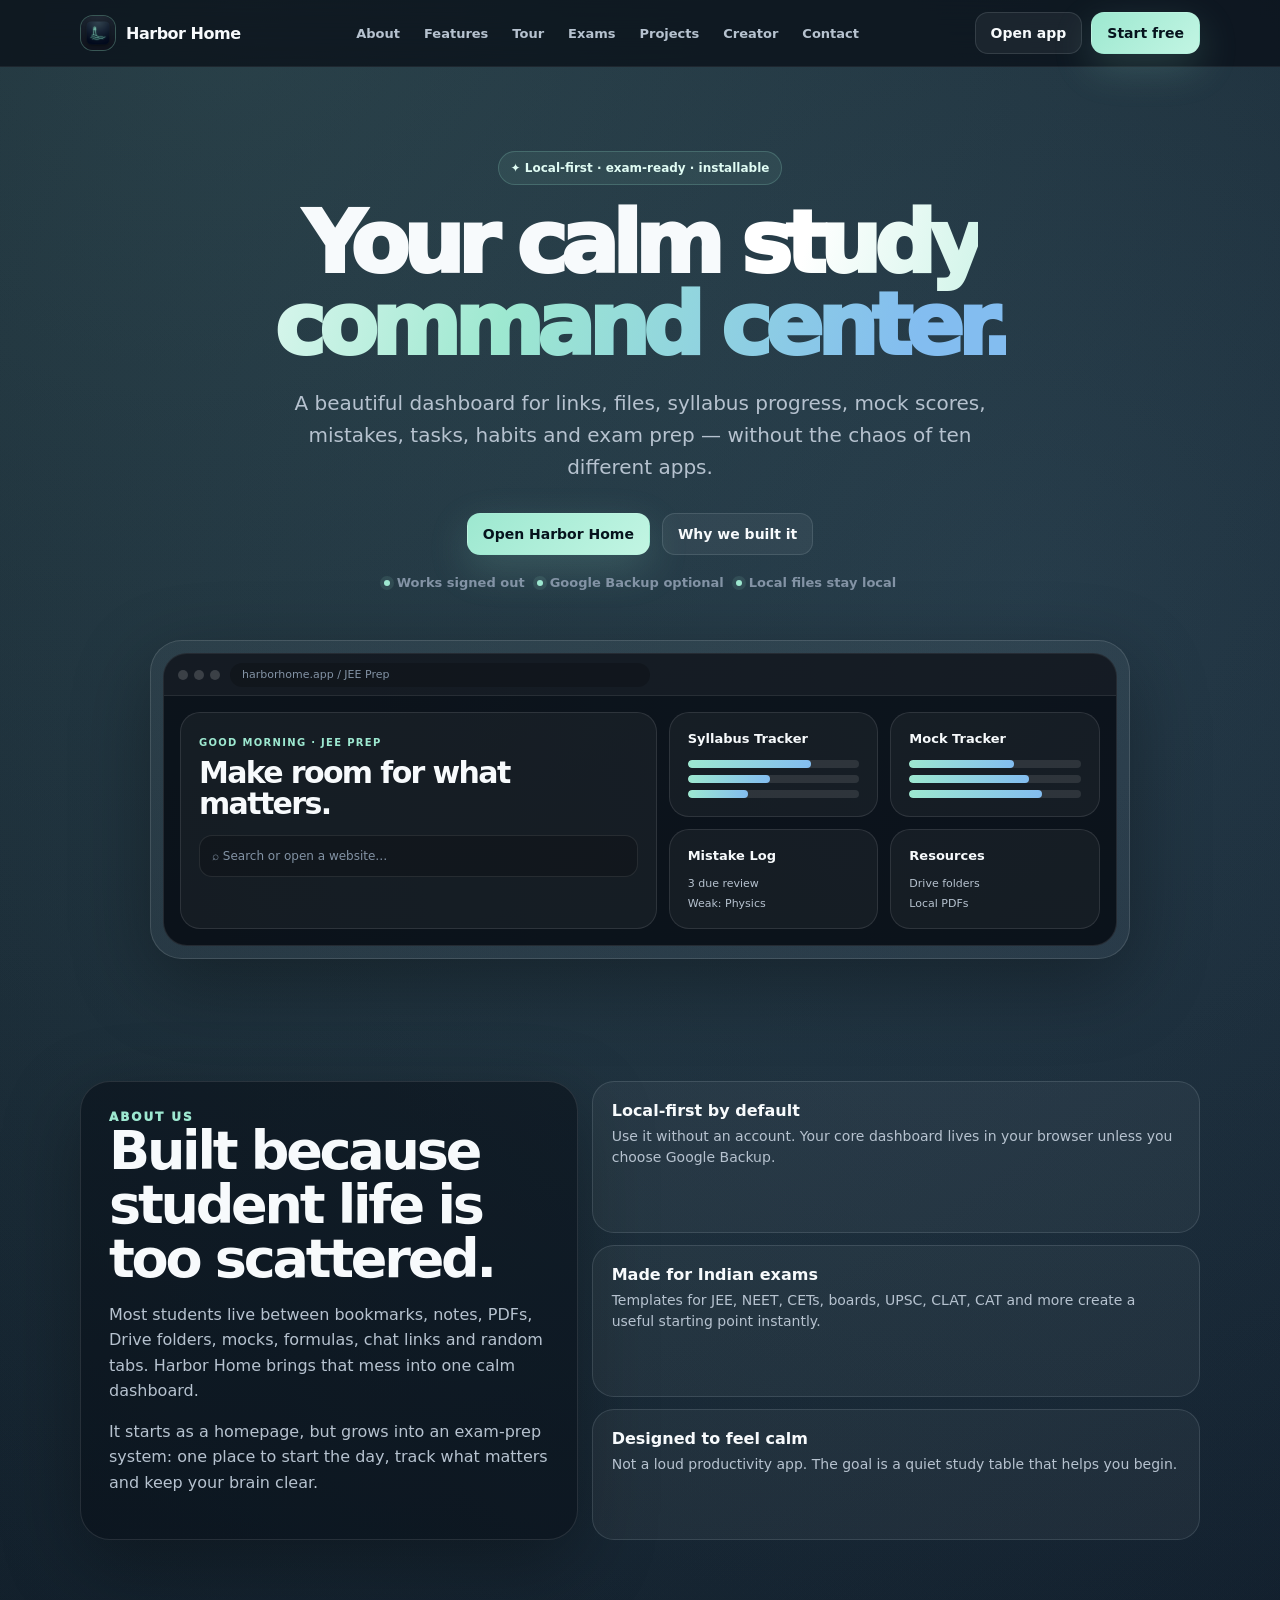
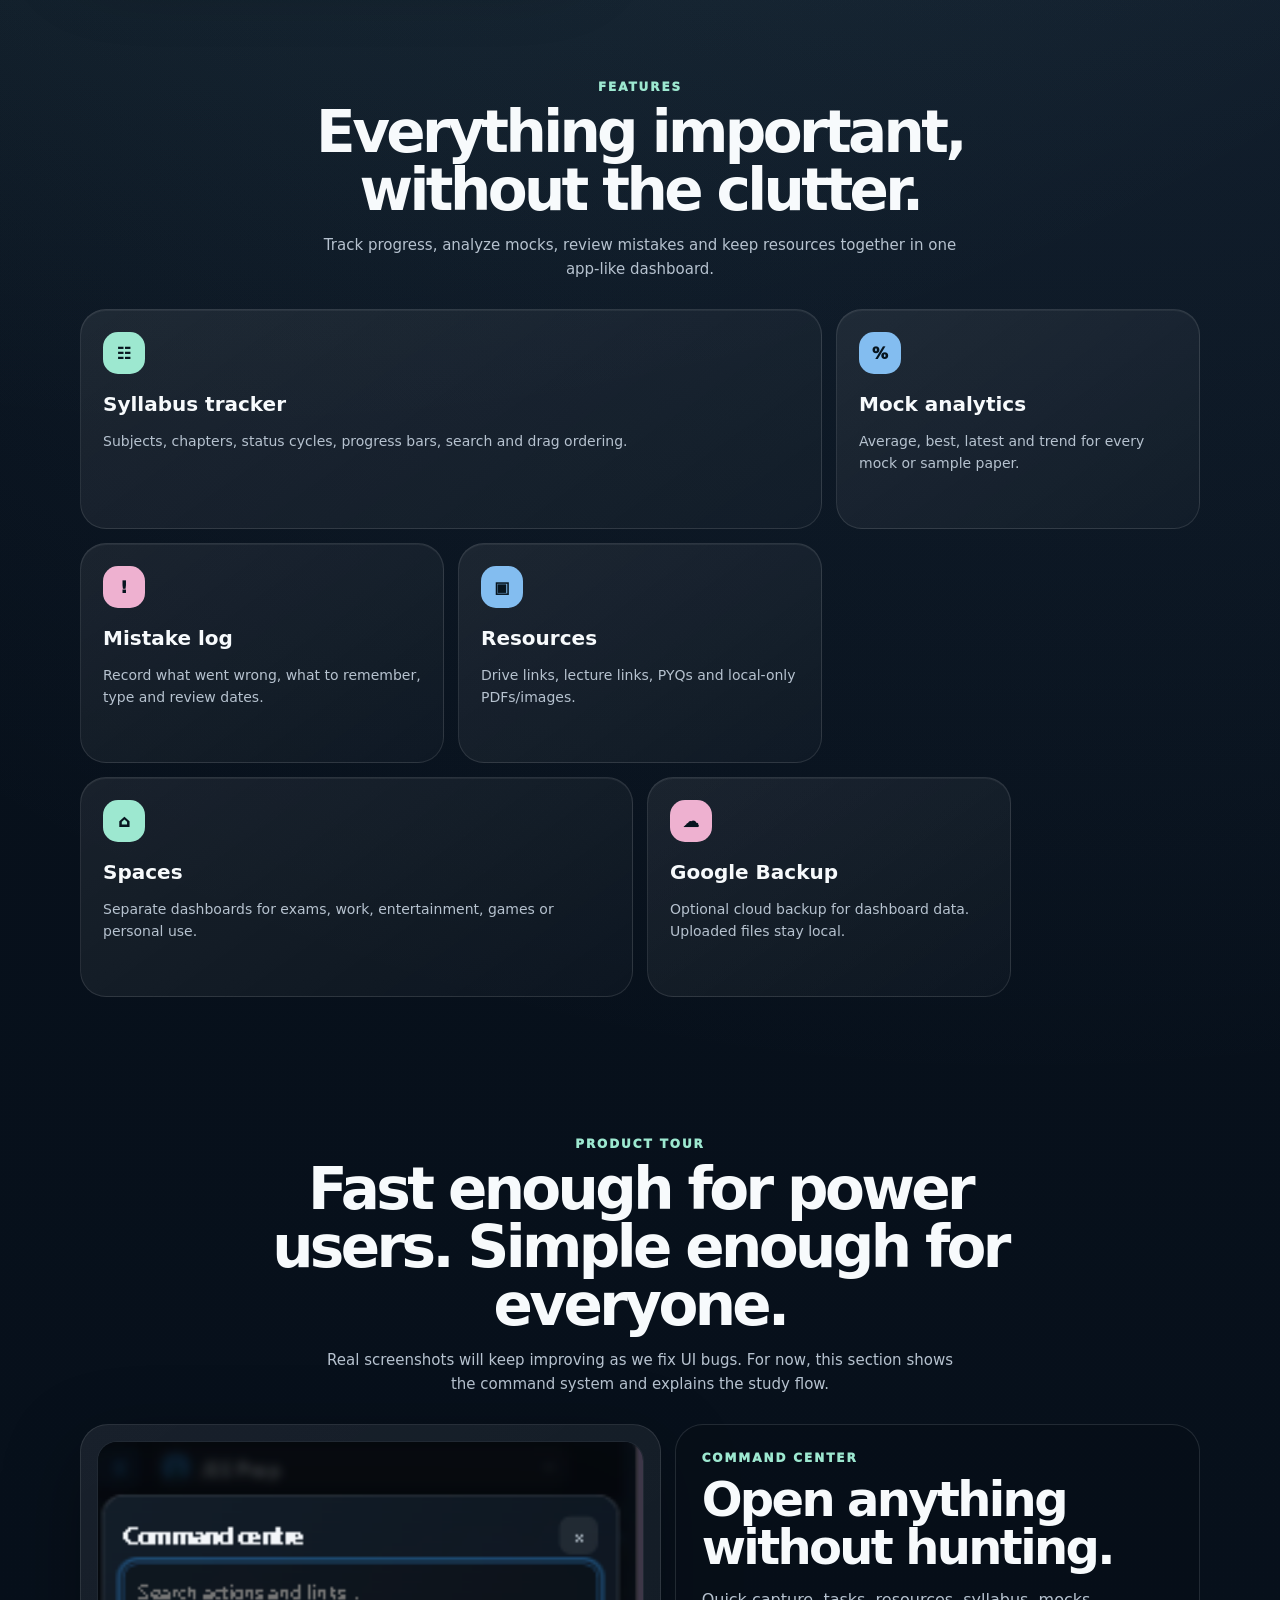
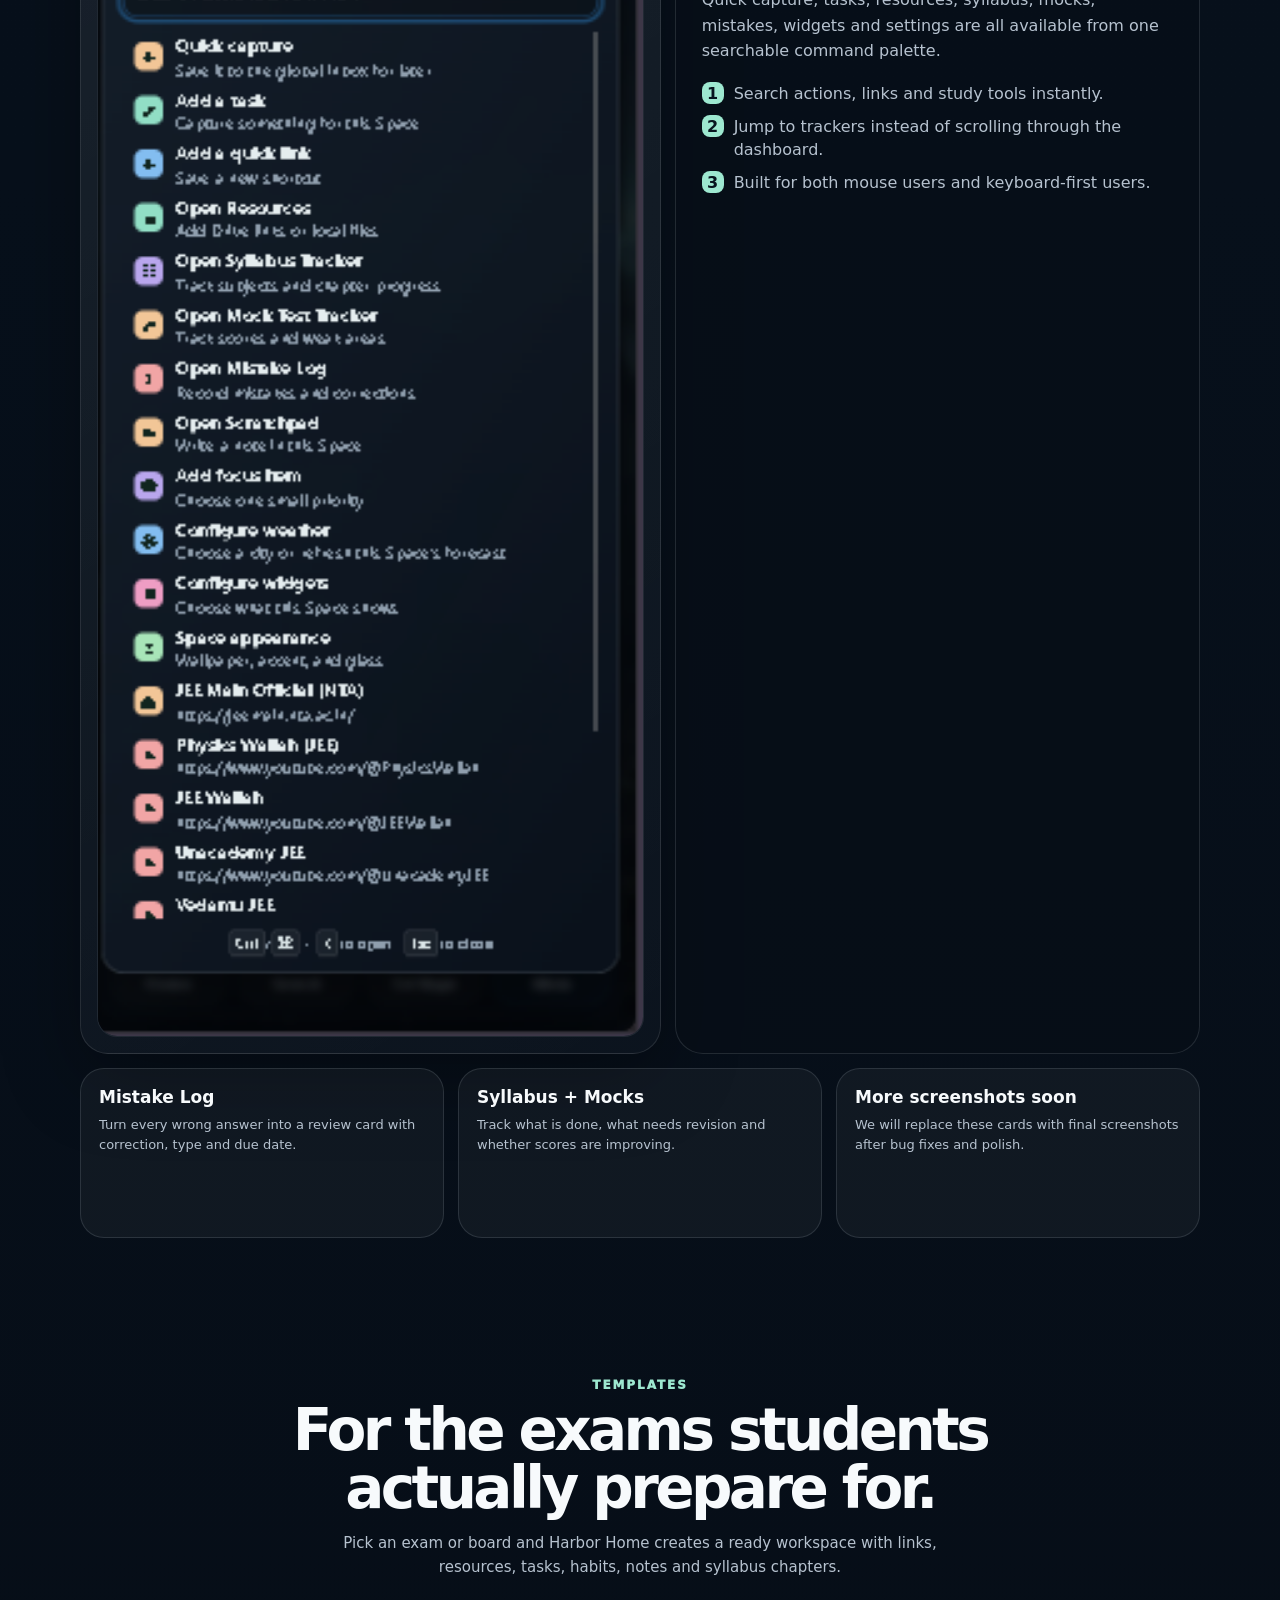
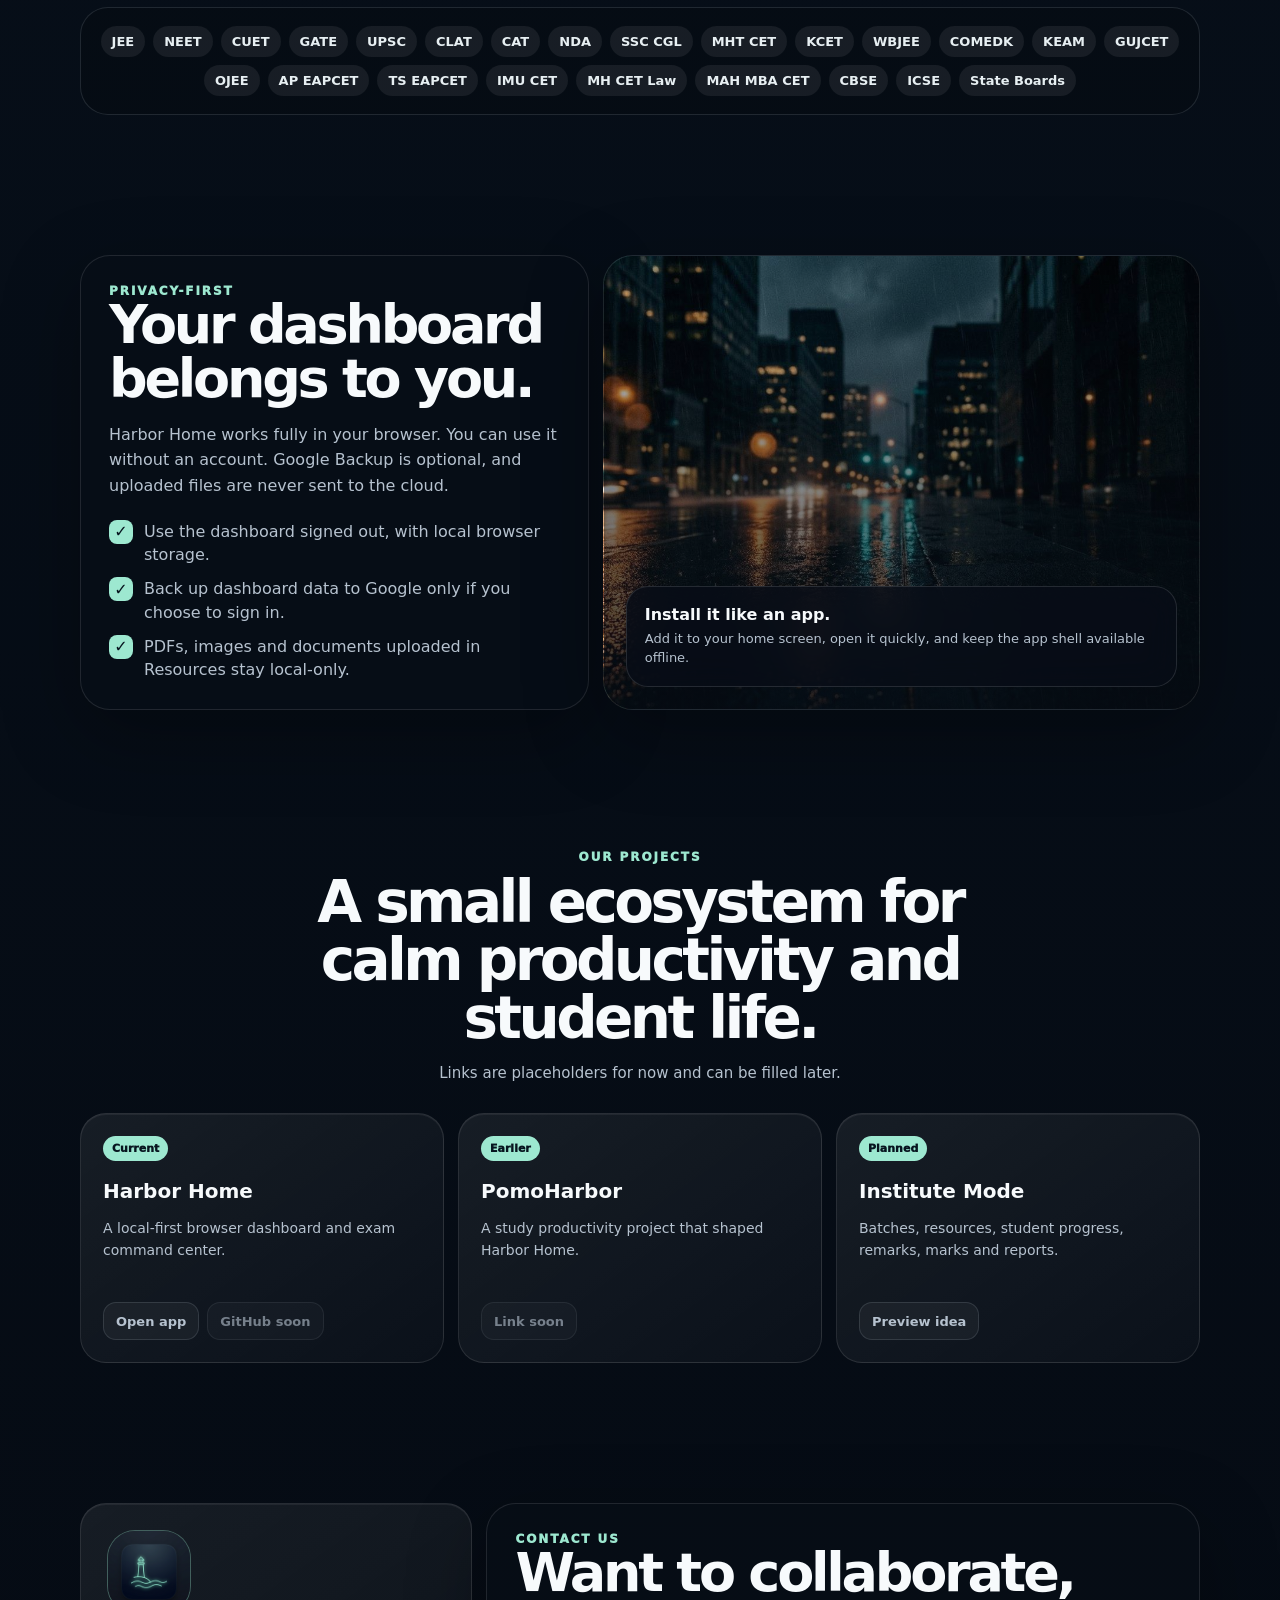
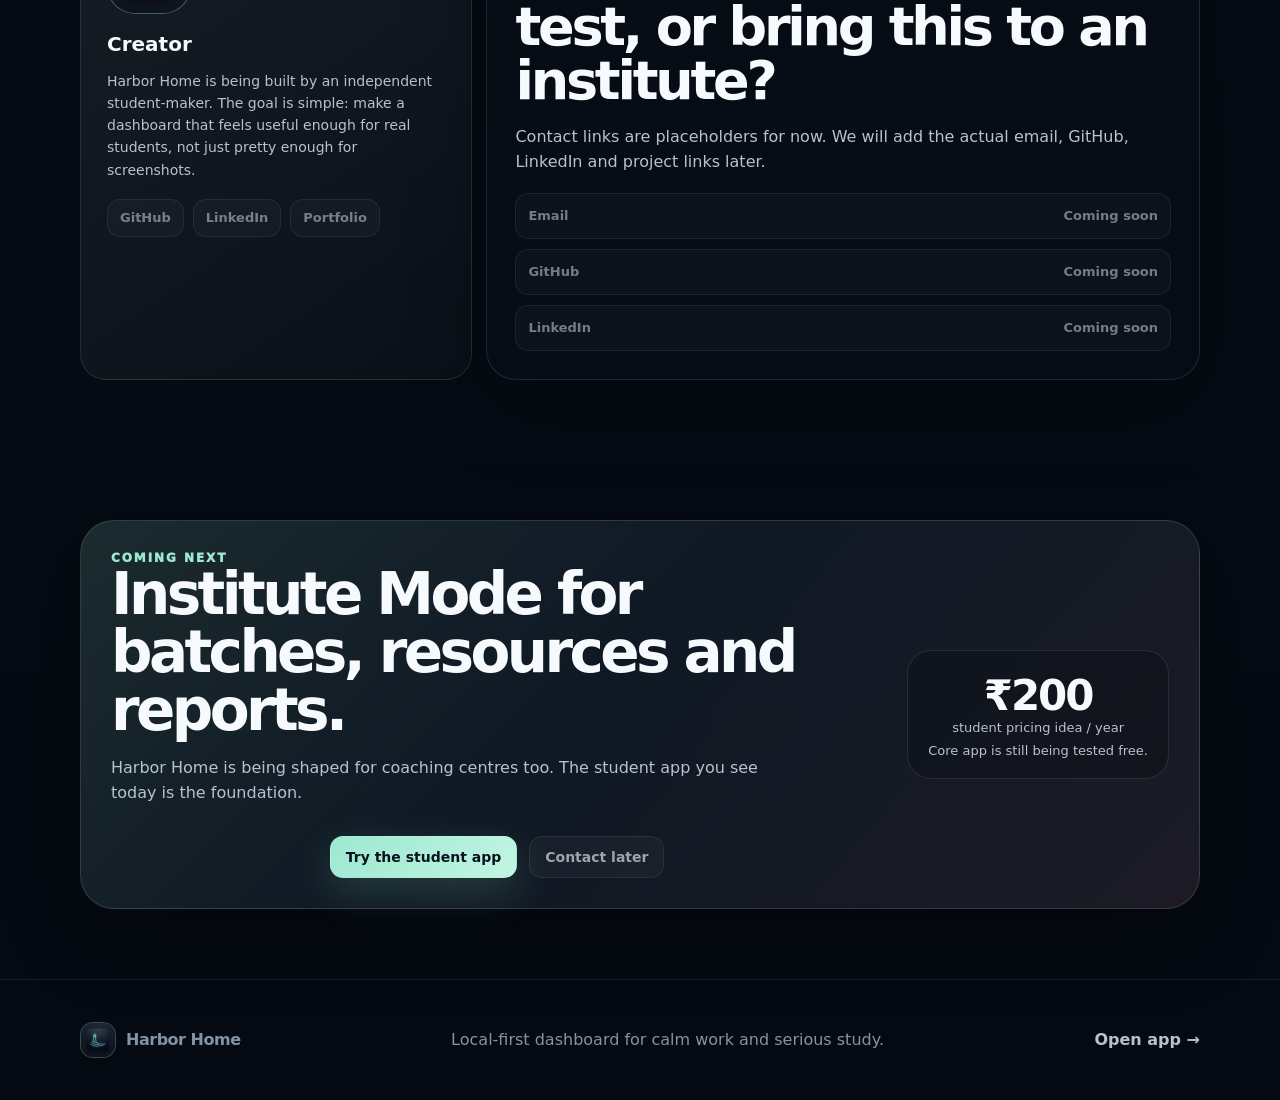
<file: landing.html>
<!doctype html>
<html lang="en">
<head>
  <meta charset="utf-8" />
  <meta name="viewport" content="width=device-width, initial-scale=1" />
  <meta name="theme-color" content="#08111c" />
  <meta name="description" content="Harbor Home is a calm, local-first dashboard for students: exam templates, syllabus tracking, mocks, mistakes, resources, tasks, focus and Google Backup." />
  <title>Harbor Home — Calm dashboards for serious students</title>
  <link rel="manifest" href="./manifest.json" />
  <link rel="apple-touch-icon" href="./icons/icon-192.png" />
  <link rel="icon" type="image/png" href="./icons/icon-192.png" />
  <style>
    :root{color-scheme:dark;--bg:#07101b;--ink:#f7fafc;--muted:#b6c2cf;--quiet:#8393a5;--line:rgba(226,242,248,.12);--line2:rgba(226,242,248,.22);--card:rgba(255,255,255,.055);--accent:#9de8d0;--blue:#83bdf0;--pink:#eeb1d0;--shadow:0 24px 80px rgba(0,0,0,.32);font-family:Inter,ui-sans-serif,system-ui,-apple-system,BlinkMacSystemFont,"Segoe UI",sans-serif}*{box-sizing:border-box}html{scroll-behavior:smooth;background:var(--bg)}body{margin:0;min-width:320px;color:var(--ink);background:radial-gradient(circle at 18% 0%,rgba(157,232,208,.16),transparent 27%),radial-gradient(circle at 80% 8%,rgba(131,189,240,.16),transparent 30%),linear-gradient(180deg,#08111c,#07101b 45%,#050a12);overflow-x:hidden;-webkit-font-smoothing:antialiased}body:before{content:"";position:fixed;inset:0;z-index:-2;pointer-events:none;background:url('./assets/wallpapers/wp-aurora.jpg') center/cover no-repeat;opacity:.18}body:after{content:"";position:fixed;inset:0;z-index:-1;pointer-events:none;background:linear-gradient(180deg,rgba(5,10,18,.62),rgba(5,10,18,.84))}a{color:inherit;text-decoration:none}.shell{width:min(1120px,calc(100% - 40px));margin:0 auto}.nav{position:sticky;top:0;z-index:50;border-bottom:1px solid rgba(255,255,255,.06);background:rgba(7,13,22,.72);backdrop-filter:blur(18px)}.nav-inner{min-height:66px;display:flex;align-items:center;justify-content:space-between;gap:18px}.brand{display:flex;align-items:center;gap:10px;font-weight:850;letter-spacing:-.03em}.brand-mark{width:36px;height:36px;border-radius:13px;overflow:hidden;border:1px solid rgba(157,232,208,.22);background:rgba(157,232,208,.10)}.brand-mark img{width:100%;height:100%;display:block}.nav-links{display:flex;align-items:center;gap:4px}.nav-links a{padding:8px 10px;border-radius:999px;color:var(--muted);font-size:13px;font-weight:750}.nav-links a:hover{color:var(--ink);background:rgba(255,255,255,.065)}.nav-cta{display:flex;gap:9px}.btn{min-height:42px;display:inline-flex;align-items:center;justify-content:center;gap:8px;padding:0 15px;border-radius:13px;border:1px solid var(--line);background:rgba(255,255,255,.055);color:var(--ink);font-size:14px;font-weight:850;transition:.18s}.btn:hover{transform:translateY(-1px);background:rgba(255,255,255,.09);border-color:var(--line2)}.btn.primary{color:#06131d;border-color:transparent;background:linear-gradient(135deg,var(--accent),#c2f5e3);box-shadow:0 14px 40px rgba(157,232,208,.18)}
    .hero{padding:84px 0 52px;text-align:center}.pill{display:inline-flex;align-items:center;gap:8px;min-height:34px;padding:0 12px;border:1px solid rgba(157,232,208,.20);border-radius:999px;color:#dffbf3;background:rgba(157,232,208,.075);font-size:12px;font-weight:850}h1{margin:18px auto 0;max-width:900px;font-size:clamp(44px,8vw,86px);line-height:.95;letter-spacing:-.078em;font-weight:950}.gradient{color:transparent;background:linear-gradient(105deg,#fff 8%,var(--accent) 48%,var(--blue) 90%);-webkit-background-clip:text;background-clip:text}.hero-copy{margin:22px auto 0;max-width:720px;color:var(--muted);font-size:clamp(16px,2vw,20px);line-height:1.58}.hero-actions{display:flex;justify-content:center;flex-wrap:wrap;gap:12px;margin-top:30px}.subproof{display:flex;justify-content:center;flex-wrap:wrap;gap:12px;margin-top:20px;color:var(--quiet);font-size:13px;font-weight:750}.subproof span{display:flex;align-items:center;gap:7px}.subproof i{width:6px;height:6px;border-radius:50%;background:var(--accent);box-shadow:0 0 0 4px rgba(157,232,208,.10)}
    .product-shot{margin:50px auto 0;max-width:980px;padding:12px;border:1px solid rgba(255,255,255,.12);border-radius:32px;background:rgba(255,255,255,.045);box-shadow:var(--shadow)}.browser-frame{overflow:hidden;border-radius:24px;border:1px solid rgba(255,255,255,.10);background:rgba(5,10,18,.82);text-align:left}.frame-top{height:42px;display:flex;align-items:center;gap:10px;padding:0 14px;border-bottom:1px solid rgba(255,255,255,.08);background:rgba(255,255,255,.035)}.lights{display:flex;gap:6px}.lights i{width:10px;height:10px;border-radius:50%;background:rgba(255,255,255,.16)}.address{flex:1;max-width:420px;height:24px;border-radius:999px;background:rgba(0,0,0,.20);color:var(--quiet);display:flex;align-items:center;padding:0 12px;font-size:11px}.preview-body{display:grid;grid-template-columns:1.05fr .95fr;gap:12px;padding:16px}.preview-hero,.preview-card{border:1px solid rgba(255,255,255,.10);border-radius:20px;background:rgba(255,255,255,.045);padding:18px}.preview-hero small{color:var(--accent);font-size:10px;font-weight:900;letter-spacing:.13em;text-transform:uppercase}.preview-hero strong{display:block;margin-top:8px;font-size:30px;line-height:1.02;letter-spacing:-.055em}.preview-search{margin-top:16px;min-height:42px;display:flex;align-items:center;padding:0 12px;border-radius:13px;border:1px solid rgba(255,255,255,.09);color:var(--quiet);background:rgba(0,0,0,.18);font-size:12px}.preview-grid{display:grid;grid-template-columns:1fr 1fr;gap:12px}.preview-card h3{margin:0;font-size:13px}.bars{display:grid;gap:7px;margin-top:14px}.bars span{height:8px;border-radius:999px;background:rgba(255,255,255,.10);overflow:hidden}.bars i{display:block;height:100%;width:var(--w);border-radius:inherit;background:linear-gradient(90deg,var(--accent),var(--blue))}.mini{display:grid;gap:7px;margin-top:14px;color:var(--muted);font-size:11px}
    .section{padding:70px 0}.section-head{max-width:780px;margin:0 auto 28px;text-align:center}.kicker{color:var(--accent);font-size:12px;font-weight:950;letter-spacing:.16em;text-transform:uppercase}h2{margin:9px 0 0;font-size:clamp(32px,5vw,58px);line-height:1;letter-spacing:-.062em}.section-note{margin:14px auto 0;max-width:650px;color:var(--muted);line-height:1.6;font-size:15px}.bento{display:grid;grid-template-columns:repeat(12,1fr);gap:14px}.card{border:1px solid rgba(255,255,255,.105);border-radius:26px;background:linear-gradient(145deg,rgba(255,255,255,.07),rgba(255,255,255,.025));box-shadow:inset 0 1px 0 rgba(255,255,255,.06)}.feature{padding:22px;min-height:220px;grid-column:span 4}.feature.wide{grid-column:span 6}.feature.big{grid-column:span 8}.icon{width:42px;height:42px;display:grid;place-items:center;border-radius:15px;color:#07151f;background:var(--accent);font-weight:950}.feature:nth-child(2n) .icon{background:var(--blue)}.feature:nth-child(3n) .icon{background:var(--pink)}.feature h3,.project h3,.creator h3{margin:18px 0 0;font-size:20px}.feature p,.project p,.creator p,.about-main p,.contact-card p{color:var(--muted);line-height:1.58;font-size:14px}.about-grid{display:grid;grid-template-columns:.9fr 1.1fr;gap:14px}.about-main,.contact-card{padding:28px;border-radius:30px;border:1px solid rgba(255,255,255,.105);background:rgba(7,14,24,.58);box-shadow:var(--shadow)}.about-main h2,.contact-card h2{margin:0;font-size:clamp(31px,4.6vw,54px);line-height:1;letter-spacing:-.06em}.about-main p,.contact-card p{font-size:16px}.about-points{display:grid;gap:12px}.about-points div{padding:19px;border-radius:22px;border:1px solid var(--line);background:rgba(255,255,255,.045)}.about-points strong{display:block;font-size:16px}.about-points span{display:block;margin-top:6px;color:var(--muted);line-height:1.5;font-size:14px}.chips{display:flex;flex-wrap:wrap;justify-content:center;gap:8px;padding:18px;border-radius:28px;border:1px solid var(--line);background:rgba(0,0,0,.14)}.chips span{padding:8px 11px;border-radius:999px;background:rgba(255,255,255,.07);color:#e7eff2;font-size:13px;font-weight:850}.split{display:grid;grid-template-columns:.92fr 1.08fr;gap:14px}.privacy-list{display:grid;gap:11px;margin-top:22px}.privacy-list div{display:flex;gap:11px;align-items:flex-start;color:var(--muted);line-height:1.45}.privacy-list b{flex:none;width:24px;height:24px;display:grid;place-items:center;border-radius:8px;color:#07151f;background:var(--accent)}.image-card{position:relative;min-height:420px;border-radius:30px;overflow:hidden;border:1px solid var(--line);background:url('./assets/wallpapers/wp-city.jpg') center/cover no-repeat;box-shadow:var(--shadow)}.image-card:after{content:"";position:absolute;inset:0;background:linear-gradient(180deg,rgba(6,12,20,.20),rgba(6,12,20,.78))}.float{position:absolute;z-index:2;left:22px;right:22px;bottom:22px;padding:18px;border-radius:22px;background:rgba(8,14,24,.78);border:1px solid rgba(255,255,255,.12);backdrop-filter:blur(16px)}.float span{display:block;margin-top:6px;color:var(--muted);font-size:13px;line-height:1.45}.projects{display:grid;grid-template-columns:repeat(3,minmax(0,1fr));gap:14px}.project{min-height:250px;padding:22px;display:flex;flex-direction:column}.tag{width:max-content;padding:6px 9px;border-radius:999px;color:#07151f;background:var(--accent);font-size:11px;font-weight:950}.project-actions{display:flex;gap:8px;flex-wrap:wrap;margin-top:auto;padding-top:18px}.small-link,.social-row a,.contact-list a{min-height:38px;display:inline-flex;align-items:center;justify-content:center;padding:0 12px;border:1px solid var(--line);border-radius:13px;color:var(--muted);background:rgba(255,255,255,.045);font-size:13px;font-weight:850}.small-link:hover,.social-row a:hover,.contact-list a:hover{color:var(--ink);border-color:var(--line2)}.placeholder{opacity:.62}.creator-grid{display:grid;grid-template-columns:minmax(270px,.55fr) minmax(0,1fr);gap:14px}.creator{padding:26px}.avatar{width:84px;height:84px;border-radius:28px;overflow:hidden;border:1px solid rgba(157,232,208,.24);background:rgba(157,232,208,.12)}.avatar img{width:100%;height:100%;display:block}.social-row{display:flex;flex-wrap:wrap;gap:9px;margin-top:18px}.contact-list{display:grid;gap:10px;margin-top:18px}.contact-list a{justify-content:space-between;min-height:46px}.cta{padding:30px;border-radius:34px;border:1px solid rgba(255,255,255,.13);background:linear-gradient(135deg,rgba(157,232,208,.15),rgba(131,189,240,.08) 45%,rgba(238,177,208,.10));box-shadow:var(--shadow)}.cta-grid{display:grid;grid-template-columns:minmax(0,1fr) auto;gap:24px;align-items:center}.cta h2{margin:0}.cta p{color:var(--muted);line-height:1.6;max-width:680px}.price{min-width:220px;padding:20px;border-radius:24px;background:rgba(0,0,0,.20);border:1px solid rgba(255,255,255,.10);text-align:center}.price strong{font-size:42px;letter-spacing:-.05em}.price span{display:block;color:var(--muted);font-size:13px}.footer{padding:42px 0;color:var(--quiet);border-top:1px solid rgba(255,255,255,.08)}.footer-inner{display:flex;align-items:center;justify-content:space-between;gap:16px;flex-wrap:wrap}.footer a{color:var(--muted);font-weight:850}

    .tour-grid{display:grid;grid-template-columns:1.05fr .95fr;gap:14px;align-items:stretch}.shot-card{padding:16px;border-radius:28px;border:1px solid rgba(255,255,255,.105);background:linear-gradient(145deg,rgba(255,255,255,.07),rgba(255,255,255,.025));box-shadow:var(--shadow)}.shot-frame{overflow:hidden;border-radius:20px;border:1px solid rgba(255,255,255,.10);background:#08111c}.shot-frame img{display:block;width:100%;height:auto}.tour-copy{padding:26px;border-radius:28px;border:1px solid var(--line);background:rgba(7,14,24,.58)}.tour-copy h3{margin:10px 0 0;font-size:clamp(28px,4vw,48px);line-height:1;letter-spacing:-.055em}.tour-copy p{color:var(--muted);line-height:1.6}.tour-list{display:grid;gap:10px;margin-top:18px}.tour-list div{display:flex;gap:10px;color:var(--muted);line-height:1.45}.tour-list b{flex:none;width:22px;height:22px;display:grid;place-items:center;border-radius:8px;background:var(--accent);color:#07151f}.mini-shot-row{display:grid;grid-template-columns:repeat(3,minmax(0,1fr));gap:14px;margin-top:14px}.mini-shot{min-height:170px;padding:18px;border-radius:24px;border:1px solid var(--line);background:rgba(255,255,255,.045)}.mini-shot strong{display:block;font-size:17px}.mini-shot span{display:block;margin-top:8px;color:var(--muted);font-size:13px;line-height:1.5}
    @media(max-width:900px){.shell{width:min(100% - 24px,1120px)}.tour-grid{grid-template-columns:1fr}.mini-shot-row{grid-template-columns:1fr}.nav-links{display:none}.hero{padding:54px 0 38px}.preview-body,.about-grid,.split,.creator-grid,.cta-grid{grid-template-columns:1fr}.product-shot{margin-top:36px}.feature,.feature.wide,.feature.big{grid-column:span 6}.projects{grid-template-columns:1fr 1fr}.section{padding:52px 0}.price{min-width:0}}@media(max-width:580px){.shell{width:min(100% - 18px,1120px)}.nav-inner{min-height:60px}.brand span:last-child,.nav-cta .btn:not(.primary){display:none}.btn{min-height:41px;padding:0 13px;font-size:13px}h1{font-size:42px}.hero-copy{font-size:16px}.product-shot{padding:8px;border-radius:24px}.browser-frame{border-radius:18px}.preview-body{padding:10px}.preview-grid{grid-template-columns:1fr;gap:10px}.preview-command strong{font-size:23px}.preview-card{min-height:98px;padding:14px}.feature,.feature.wide,.feature.big{grid-column:1/-1;min-height:0;padding:19px}.projects{grid-template-columns:1fr}.about-main,.contact-card,.cta{padding:22px;border-radius:26px}.image-card{min-height:330px}.chips{padding:13px}.chips span{font-size:12px}.contact-list a{display:flex;align-items:flex-start;flex-direction:column;gap:4px}.footer-inner{display:grid}}
  </style>
</head>
<body>
  <nav class="nav"><div class="shell nav-inner"><a class="brand" href="./index.html"><span class="brand-mark"><img src="./icons/icon-192.png" alt="" /></span><span>Harbor Home</span></a><div class="nav-links"><a href="#about">About</a><a href="#features">Features</a><a href="#tour">Tour</a><a href="#exams">Exams</a><a href="#projects">Projects</a><a href="#creator">Creator</a><a href="#contact">Contact</a></div><div class="nav-cta"><a class="btn" href="./index.html">Open app</a><a class="btn primary" href="./index.html">Start free</a></div></div></nav>
  <main>
    <section class="hero"><div class="shell"><span class="pill">✦ Local-first · exam-ready · installable</span><h1>Your calm <span class="gradient">study command center.</span></h1><p class="hero-copy">A beautiful dashboard for links, files, syllabus progress, mock scores, mistakes, tasks, habits and exam prep — without the chaos of ten different apps.</p><div class="hero-actions"><a class="btn primary" href="./index.html">Open Harbor Home</a><a class="btn" href="#about">Why we built it</a></div><div class="subproof"><span><i></i>Works signed out</span><span><i></i>Google Backup optional</span><span><i></i>Local files stay local</span></div><div class="product-shot"><div class="browser-frame"><div class="frame-top"><div class="lights"><i></i><i></i><i></i></div><div class="address">harborhome.app / JEE Prep</div></div><div class="preview-body"><div class="preview-hero"><small>Good morning · JEE Prep</small><strong>Make room for what matters.</strong><div class="preview-search">⌕ Search or open a website…</div></div><div class="preview-grid"><div class="preview-card"><h3>Syllabus Tracker</h3><div class="bars"><span><i style="--w:72%"></i></span><span><i style="--w:48%"></i></span><span><i style="--w:35%"></i></span></div></div><div class="preview-card"><h3>Mock Tracker</h3><div class="bars"><span><i style="--w:61%"></i></span><span><i style="--w:70%"></i></span><span><i style="--w:77%"></i></span></div></div><div class="preview-card"><h3>Mistake Log</h3><div class="mini"><div>3 due review</div><div>Weak: Physics</div></div></div><div class="preview-card"><h3>Resources</h3><div class="mini"><div>Drive folders</div><div>Local PDFs</div></div></div></div></div></div></div></div></section>
    <section class="section" id="about"><div class="shell about-grid"><article class="about-main"><div class="kicker">About us</div><h2>Built because student life is too scattered.</h2><p>Most students live between bookmarks, notes, PDFs, Drive folders, mocks, formulas, chat links and random tabs. Harbor Home brings that mess into one calm dashboard.</p><p>It starts as a homepage, but grows into an exam-prep system: one place to start the day, track what matters and keep your brain clear.</p></article><div class="about-points"><div><strong>Local-first by default</strong><span>Use it without an account. Your core dashboard lives in your browser unless you choose Google Backup.</span></div><div><strong>Made for Indian exams</strong><span>Templates for JEE, NEET, CETs, boards, UPSC, CLAT, CAT and more create a useful starting point instantly.</span></div><div><strong>Designed to feel calm</strong><span>Not a loud productivity app. The goal is a quiet study table that helps you begin.</span></div></div></div></section>
    <section class="section" id="features"><div class="shell"><div class="section-head"><div class="kicker">Features</div><h2>Everything important, without the clutter.</h2><p class="section-note">Track progress, analyze mocks, review mistakes and keep resources together in one app-like dashboard.</p></div><div class="bento"><article class="card feature big"><div class="icon">☷</div><h3>Syllabus tracker</h3><p>Subjects, chapters, status cycles, progress bars, search and drag ordering.</p></article><article class="card feature"><div class="icon">%</div><h3>Mock analytics</h3><p>Average, best, latest and trend for every mock or sample paper.</p></article><article class="card feature"><div class="icon">!</div><h3>Mistake log</h3><p>Record what went wrong, what to remember, type and review dates.</p></article><article class="card feature"><div class="icon">▣</div><h3>Resources</h3><p>Drive links, lecture links, PYQs and local-only PDFs/images.</p></article><article class="card feature wide"><div class="icon">⌂</div><h3>Spaces</h3><p>Separate dashboards for exams, work, entertainment, games or personal use.</p></article><article class="card feature"><div class="icon">☁</div><h3>Google Backup</h3><p>Optional cloud backup for dashboard data. Uploaded files stay local.</p></article></div></div></section>
    <section class="section" id="tour"><div class="shell"><div class="section-head"><div class="kicker">Product tour</div><h2>Fast enough for power users. Simple enough for everyone.</h2><p class="section-note">Real screenshots will keep improving as we fix UI bugs. For now, this section shows the command system and explains the study flow.</p></div><div class="tour-grid"><div class="shot-card"><div class="shot-frame"><img src="./assets/landing/command-center.png" alt="Harbor Home command centre showing quick actions and study widgets" loading="lazy" /></div></div><div class="tour-copy"><div class="kicker">Command Center</div><h3>Open anything without hunting.</h3><p>Quick capture, tasks, resources, syllabus, mocks, mistakes, widgets and settings are all available from one searchable command palette.</p><div class="tour-list"><div><b>1</b><span>Search actions, links and study tools instantly.</span></div><div><b>2</b><span>Jump to trackers instead of scrolling through the dashboard.</span></div><div><b>3</b><span>Built for both mouse users and keyboard-first users.</span></div></div></div></div><div class="mini-shot-row"><div class="mini-shot"><strong>Mistake Log</strong><span>Turn every wrong answer into a review card with correction, type and due date.</span></div><div class="mini-shot"><strong>Syllabus + Mocks</strong><span>Track what is done, what needs revision and whether scores are improving.</span></div><div class="mini-shot"><strong>More screenshots soon</strong><span>We will replace these cards with final screenshots after bug fixes and polish.</span></div></div></div></section>

    <section class="section" id="exams"><div class="shell"><div class="section-head"><div class="kicker">Templates</div><h2>For the exams students actually prepare for.</h2><p class="section-note">Pick an exam or board and Harbor Home creates a ready workspace with links, resources, tasks, habits, notes and syllabus chapters.</p></div><div class="chips"><span>JEE</span><span>NEET</span><span>CUET</span><span>GATE</span><span>UPSC</span><span>CLAT</span><span>CAT</span><span>NDA</span><span>SSC CGL</span><span>MHT CET</span><span>KCET</span><span>WBJEE</span><span>COMEDK</span><span>KEAM</span><span>GUJCET</span><span>OJEE</span><span>AP EAPCET</span><span>TS EAPCET</span><span>IMU CET</span><span>MH CET Law</span><span>MAH MBA CET</span><span>CBSE</span><span>ICSE</span><span>State Boards</span></div></div></section>
    <section class="section" id="privacy"><div class="shell split"><article class="about-main"><div class="kicker">Privacy-first</div><h2>Your dashboard belongs to you.</h2><p>Harbor Home works fully in your browser. You can use it without an account. Google Backup is optional, and uploaded files are never sent to the cloud.</p><div class="privacy-list"><div><b>✓</b><span>Use the dashboard signed out, with local browser storage.</span></div><div><b>✓</b><span>Back up dashboard data to Google only if you choose to sign in.</span></div><div><b>✓</b><span>PDFs, images and documents uploaded in Resources stay local-only.</span></div></div></article><div class="image-card"><div class="float"><strong>Install it like an app.</strong><span>Add it to your home screen, open it quickly, and keep the app shell available offline.</span></div></div></div></section>
    <section class="section" id="projects"><div class="shell"><div class="section-head"><div class="kicker">Our projects</div><h2>A small ecosystem for calm productivity and student life.</h2><p class="section-note">Links are placeholders for now and can be filled later.</p></div><div class="projects"><article class="card project"><span class="tag">Current</span><h3>Harbor Home</h3><p>A local-first browser dashboard and exam command center.</p><div class="project-actions"><a class="small-link" href="./index.html">Open app</a><a class="small-link placeholder" href="#">GitHub soon</a></div></article><article class="card project"><span class="tag">Earlier</span><h3>PomoHarbor</h3><p>A study productivity project that shaped Harbor Home.</p><div class="project-actions"><a class="small-link placeholder" href="#">Link soon</a></div></article><article class="card project"><span class="tag">Planned</span><h3>Institute Mode</h3><p>Batches, resources, student progress, remarks, marks and reports.</p><div class="project-actions"><a class="small-link" href="#institute">Preview idea</a></div></article></div></div></section>
    <section class="section" id="creator"><div class="shell creator-grid"><article class="card creator"><div class="avatar"><img src="./icons/icon-192.png" alt="Harbor Home lighthouse icon" /></div><h3>Creator</h3><p>Harbor Home is being built by an independent student-maker. The goal is simple: make a dashboard that feels useful enough for real students, not just pretty enough for screenshots.</p><div class="social-row"><a class="placeholder" href="#">GitHub</a><a class="placeholder" href="#">LinkedIn</a><a class="placeholder" href="#">Portfolio</a></div></article><article class="contact-card" id="contact"><div class="kicker">Contact us</div><h2>Want to collaborate, test, or bring this to an institute?</h2><p>Contact links are placeholders for now. We will add the actual email, GitHub, LinkedIn and project links later.</p><div class="contact-list"><a class="placeholder" href="#"><span>Email</span><span>Coming soon</span></a><a class="placeholder" href="#"><span>GitHub</span><span>Coming soon</span></a><a class="placeholder" href="#"><span>LinkedIn</span><span>Coming soon</span></a></div></article></div></section>
    <section class="section" id="institute"><div class="shell cta"><div class="cta-grid"><div><div class="kicker">Coming next</div><h2>Institute Mode for batches, resources and reports.</h2><p>Harbor Home is being shaped for coaching centres too. The student app you see today is the foundation.</p><div class="hero-actions"><a class="btn primary" href="./index.html">Try the student app</a><a class="btn placeholder" href="#contact">Contact later</a></div></div><div class="price"><strong>₹200</strong><span>student pricing idea / year</span><span style="margin-top:8px">Core app is still being tested free.</span></div></div></div></section>
  </main>
  <footer class="footer"><div class="shell footer-inner"><div class="brand"><span class="brand-mark"><img src="./icons/icon-192.png" alt="" /></span><span>Harbor Home</span></div><div>Local-first dashboard for calm work and serious study.</div><a href="./index.html">Open app →</a></div></footer>
</body>
</html>
</file>
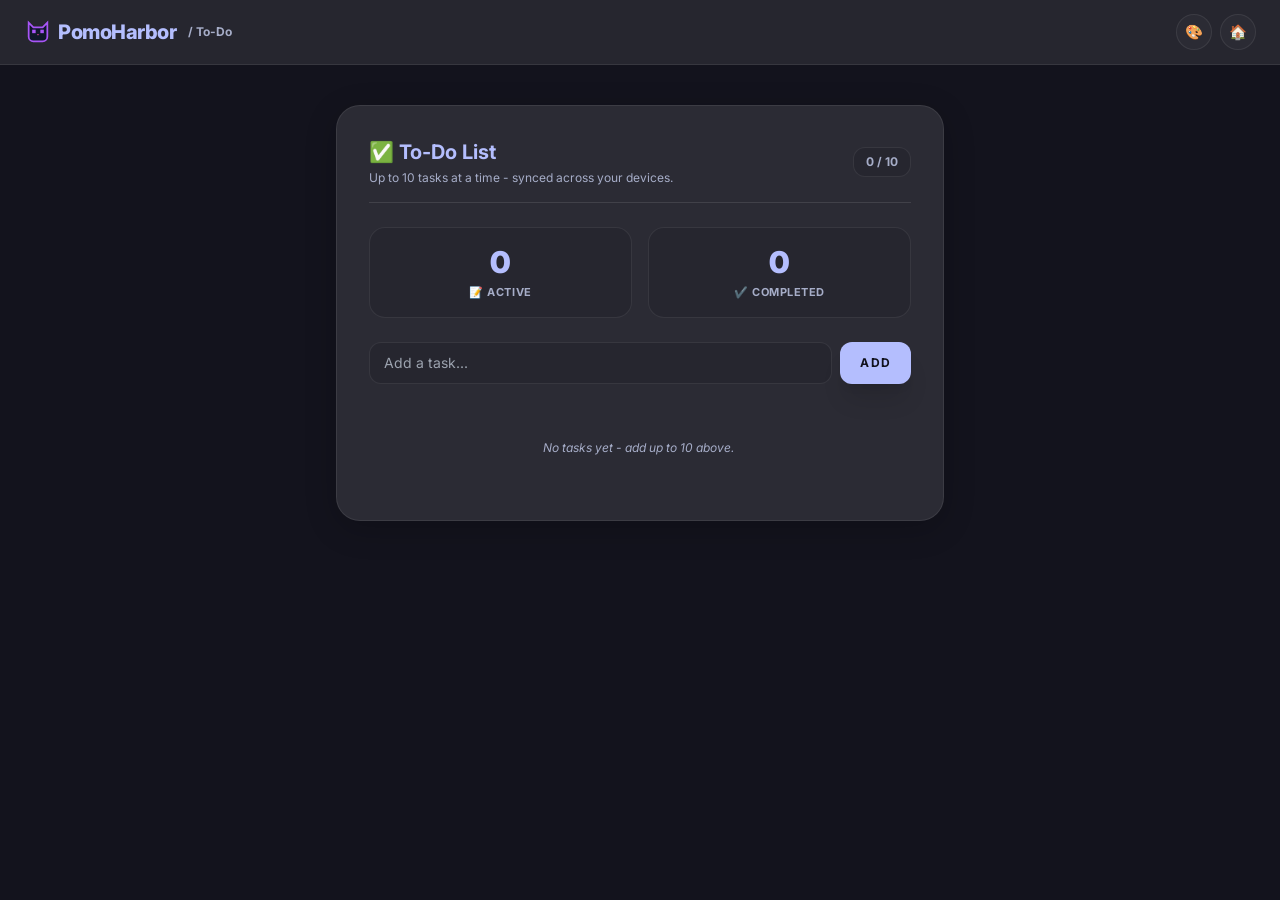
<file: pomoharbor/todo.html>
<!DOCTYPE html>
<html lang="en" class="dark">
<head>
    <script>if(window.self!==window.top){document.documentElement.classList.add("embed-mode");}</script>
    <style>
      /* local-only: the cloud sync-status no longer applies */
      #sync-status{display:none!important;}
      /* embedded in Harbor Home: fill the width */
      html.embed-mode header .max-w-7xl{max-width:100%!important;}
      html.embed-mode main.max-w-2xl{max-width:min(860px,100%)!important;}
    </style>

    <meta charset="UTF-8">
    <meta name="viewport" content="width=device-width, initial-scale=1.0, maximum-scale=1.0, user-scalable=no">
    <meta http-equiv="Cache-Control" content="no-cache, no-store, must-revalidate">
    <meta http-equiv="Pragma" content="no-cache">
    <meta http-equiv="Expires" content="0">
    <title>To-Do List | PomoHarbor</title>
    <link rel="stylesheet" href="assets/tailwind.5d20233c.css">
    <link href="https://fonts.googleapis.com/css2?family=Inter:wght@300;400;500;600;700;800&family=JetBrains+Mono:ital,wght@0,400;0,600;0,800;1,400&display=swap" rel="stylesheet">
    <style>
        :root {
            --bg-main: #0f0e17; --bg-card: rgba(30, 30, 46, 0.5); --bg-nav: rgba(24, 24, 37, 0.7); --border-color: rgba(255, 255, 255, 0.08);
            --text-main: #cdd6f4; --text-muted: #9399b2; --accent-primary: #b4befe;
            --accent-glow: rgba(180, 190, 254, 0.25); --btn-bg: #b4befe; --btn-text: #11111b;
        }
        [data-theme="catppuccin"] {
            --bg-main: #13131d; --bg-card: rgba(30, 30, 46, 0.55); --bg-nav: rgba(24, 24, 37, 0.75); --border-color: rgba(255, 255, 255, 0.08);
            --text-main: #cdd6f4; --text-muted: #a6adc8; --accent-primary: #b4befe;
            --accent-glow: rgba(180, 190, 254, 0.25); --btn-bg: #b4befe; --btn-text: #11111b;
        }
        [data-theme="turquoise"] {
            --bg-main: #0b0f12; --bg-card: rgba(32, 38, 43, 0.55); --bg-nav: rgba(19, 23, 26, 0.75); --border-color: rgba(56, 189, 248, 0.15);
            --text-main: #e6edf3; --text-muted: #8b949e; --accent-primary: #38bdf8;
            --accent-glow: rgba(56, 189, 248, 0.25); --btn-bg: #38bdf8; --btn-text: #0f172a;
        }
        [data-theme="carnation"] {
            --bg-main: #120d0f; --bg-card: rgba(38, 32, 35, 0.55); --bg-nav: rgba(20, 17, 18, 0.75); --border-color: rgba(255, 107, 129, 0.15);
            --text-main: #f5e6eb; --text-muted: #9e8b92; --accent-primary: #ff6b81;
            --accent-glow: rgba(255, 107, 129, 0.25); --btn-bg: #ff6b81; --btn-text: #1a080c;
        }
        [data-theme="cerise"] {
            --bg-main: #120c0e; --bg-card: rgba(39, 32, 35, 0.55); --bg-nav: rgba(20, 16, 18, 0.75); --border-color: rgba(255, 77, 109, 0.15);
            --text-main: #fce8ef; --text-muted: #a38994; --accent-primary: #ff4d6d;
            --accent-glow: rgba(255, 77, 109, 0.25); --btn-bg: #ff4d6d; --btn-text: #1a0008;
        }
        [data-theme="swarm"] {
            --bg-main: #12110e; --bg-card: rgba(38, 36, 32, 0.55); --bg-nav: rgba(20, 19, 17, 0.75); --border-color: rgba(243, 156, 18, 0.15);
            --text-main: #f7f3e6; --text-muted: #a19a8a; --accent-primary: #f39c12;
            --accent-glow: rgba(243, 156, 18, 0.25); --btn-bg: #f39c12; --btn-text: #1a1000;
        }
        [data-theme="meadow"] {
            --bg-main: #0d120f; --bg-card: rgba(32, 38, 34, 0.55); --bg-nav: rgba(17, 20, 18, 0.75); --border-color: rgba(46, 204, 113, 0.15);
            --text-main: #e6f5ec; --text-muted: #8ba193; --accent-primary: #2ecc71;
            --accent-glow: rgba(46, 204, 113, 0.25); --btn-bg: #2ecc71; --btn-text: #051a0d;
        }
        [data-theme="merlin"] {
            --bg-main: #12100e; --bg-card: rgba(38, 35, 31, 0.55); --bg-nav: rgba(20, 18, 16, 0.75); --border-color: rgba(224, 175, 104, 0.15);
            --text-main: #f7f1e6; --text-muted: #a1978a; --accent-primary: #e0af68;
            --accent-glow: rgba(224, 175, 104, 0.25); --btn-bg: #e0af68; --btn-text: #1a1103;
        }
        [data-theme="blueviolet"] {
            --bg-main: #0d0d17; --bg-card: rgba(31, 31, 48, 0.55); --bg-nav: rgba(17, 17, 27, 0.75); --border-color: rgba(137, 180, 250, 0.15);
            --text-main: #cdd6f4; --text-muted: #9399b2; --accent-primary: #89b4fa;
            --accent-glow: rgba(137, 180, 250, 0.25); --btn-bg: #89b4fa; --btn-text: #11111b;
        }
        [data-theme="monochrome"] {
            --bg-main: #050505; --bg-card: rgba(30, 30, 30, 0.55); --bg-nav: rgba(15, 15, 15, 0.75); --border-color: rgba(255, 255, 255, 0.12);
            --text-main: #ffffff; --text-muted: #888888; --accent-primary: #ffffff;
            --accent-glow: rgba(255, 255, 255, 0.2); --btn-bg: #ffffff; --btn-text: #000000;
        }
        [data-theme="frostcontrast"] {
            --bg-main: #06060a; --bg-card: rgba(52, 55, 78, 0.92); --bg-nav: rgba(40, 42, 60, 0.9); --border-color: rgba(255, 255, 255, 0.16);
            --text-main: #f3f5fc; --text-muted: #c2c6de; --accent-primary: #7dd3fc;
            --accent-glow: rgba(125, 211, 252, 0.3); --btn-bg: #7dd3fc; --btn-text: #061019;
        }
        [data-theme="inkcontrast"] {
            --bg-main: #24242f; --bg-card: rgba(8, 8, 13, 0.92); --bg-nav: rgba(13, 13, 18, 0.9); --border-color: rgba(255, 255, 255, 0.14);
            --text-main: #f5f5fa; --text-muted: #c4c4d2; --accent-primary: #34d399;
            --accent-glow: rgba(52, 211, 153, 0.3); --btn-bg: #34d399; --btn-text: #05130d;
        }
        [data-theme="ambercontrast"] {
            --bg-main: #0a0806; --bg-card: rgba(60, 49, 38, 0.92); --bg-nav: rgba(44, 36, 28, 0.9); --border-color: rgba(255, 200, 120, 0.18);
            --text-main: #fbf1e6; --text-muted: #d6c3b0; --accent-primary: #fbbf24;
            --accent-glow: rgba(251, 191, 36, 0.3); --btn-bg: #fbbf24; --btn-text: #1a1000;
        }

        .toggle-switch { position: relative; display: inline-block; width: 38px; height: 21px; flex-shrink: 0; }
        .toggle-switch input { opacity: 0; width: 0; height: 0; position: absolute; }
        .toggle-slider {
            position: absolute; inset: 0; cursor: pointer;
            background-color: rgba(255, 255, 255, 0.15);
            border: 1px solid var(--border-color);
            border-radius: 9999px;
            transition: background-color 0.2s ease;
        }
        .toggle-slider::before {
            content: ""; position: absolute; height: 15px; width: 15px;
            left: 2px; top: 2px;
            background-color: #fff;
            border-radius: 50%;
            transition: transform 0.2s ease;
            box-shadow: 0 1px 3px rgba(0,0,0,0.4);
        }
        .toggle-switch input:checked + .toggle-slider { background-color: var(--accent-primary); }
        .toggle-switch input:checked + .toggle-slider::before { transform: translateX(17px); }

        ::-webkit-scrollbar { width: 6px; height: 6px; }
        ::-webkit-scrollbar-track { background: rgba(0, 0, 0, 0.25); border-radius: 9999px; }
        ::-webkit-scrollbar-thumb { background: var(--border-color); border-radius: 9999px; border: 2px solid transparent; background-clip: padding-box; }
        .no-scrollbar::-webkit-scrollbar { display: none; }
        .no-scrollbar { -ms-overflow-style: none; scrollbar-width: none; }
        * { scrollbar-width: thin; scrollbar-color: var(--border-color) rgba(0, 0, 0, 0.2); }

        html, body {
            height: 100%;
            overflow: hidden;
            overscroll-behavior: none;
        }

        body {
            font-family: 'Inter', sans-serif;
            background-color: var(--bg-main);
            color: var(--text-main);
            transition: background-color 0.3s ease, color 0.3s ease;
        }

        .mono { font-family: 'JetBrains Mono', monospace; }

        .custom-card {
            background-color: color-mix(in srgb, var(--bg-main) 90%, white 10%);
            border: 1px solid var(--border-color);
            box-shadow: 0 8px 32px 0 rgba(0, 0, 0, 0.2);
        }
        .custom-nav {
            background-color: color-mix(in srgb, var(--bg-main) 92%, white 8%);
            border-color: var(--border-color);
        }

        /* AMOLED Mode */
        html.amoled-mode .custom-card,
        html.amoled-mode .custom-nav,
        html.amoled-mode .header-icon-btn,
        html.amoled-mode body {
            background-color: #000000;
        }

        /* Translucent Mode */
        html.translucent-mode .custom-card {
            background-color: color-mix(in srgb, var(--bg-card) 55%, var(--bg-main) 45%);
        }
        html.translucent-mode .custom-nav,
        html.translucent-mode header {
            background-color: color-mix(in srgb, var(--bg-nav) 60%, var(--bg-main) 40%);
        }

        .accent-text { color: var(--accent-primary); }
        .text-muted-custom { color: var(--text-muted); }

        .header-icon-btn {
            width: 2.25rem;
            height: 2.25rem;
            display: flex;
            align-items: center;
            justify-content: center;
            border-radius: 9999px;
            background-color: color-mix(in srgb, var(--bg-main) 90%, white 10%);
            border: 1px solid var(--border-color);
            color: var(--text-main);
            font-size: 0.9rem;
            cursor: pointer;
            transition: border-color 0.2s ease, background-color 0.2s ease;
            flex-shrink: 0;
        }
        .header-icon-btn:hover { border-color: var(--accent-primary); background-color: var(--accent-glow); }

        .custom-btn {
            background-color: var(--btn-bg);
            color: var(--btn-text);
            font-weight: 700;
            transition: all 0.25s cubic-bezier(0.4, 0, 0.2, 1);
        }
        .custom-btn:hover { filter: brightness(1.1); box-shadow: 0 0 15px var(--accent-glow); }
        .custom-btn:active { transform: scale(0.97); }
        .custom-btn:disabled { filter: none; box-shadow: none; }

        .dropdown-menu-base {
            max-height: 0px;
            opacity: 0;
            overflow: hidden;
            transform: translateY(-8px);
            transition: max-height 0.35s cubic-bezier(0.16, 1, 0.3, 1), opacity 0.25s ease, transform 0.25s ease;
            pointer-events: none;
            z-index: 99999 !important;
            position: absolute;
            contain: layout style;
        }
        .dropdown-menu-open {
            max-height: 540px !important;
            opacity: 1 !important;
            transform: translateY(0px) !important;
            pointer-events: auto !important;
            overflow: hidden !important;
        }

        @media (max-width: 640px) {
            #theme-menu.dropdown-menu-open {
                position: fixed !important;
                left: 0.75rem !important;
                right: 0.75rem !important;
                top: 4.5rem !important;
                width: auto !important;
                max-width: none !important;
                max-height: calc(100dvh - 6rem) !important;
                margin-top: 0 !important;
                border-radius: 1rem !important;
                display: flex !important;
                flex-direction: column !important;
            }
            #theme-menu .theme-list {
                flex: 1 1 auto !important;
                min-height: 0 !important;
                max-height: min(60vh, 320px) !important;
                overflow-y: auto !important;
            }
        }
        .theme-list {
            max-height: min(60vh, 360px);
            overflow-y: auto;
            overflow-x: hidden;
            padding-right: 2px;
        }

        @media (max-width: 1024px) {
            *, *::before, *::after {
                animation: none !important;
                transition: none !important;
                scroll-behavior: auto !important;
            }
            .custom-card, .custom-nav, .custom-btn {
                box-shadow: none !important;
            }
            .custom-card:hover, .custom-card:active {
                transform: none !important;
                box-shadow: none !important;
                border-color: var(--border-color) !important;
            }
            .custom-btn:hover, .custom-btn:active {
                filter: none !important;
                box-shadow: none !important;
            }
            * { text-shadow: none !important; }
            .header-icon-btn {
                width: 2.5rem !important;
                height: 2.5rem !important;
                font-size: 1rem !important;
            }
        }
    </style>
    <link rel="manifest" href="manifest.json">
    <meta name="theme-color" content="#0f0e17">
    <meta name="mobile-web-app-capable" content="yes">
    <meta name="apple-mobile-web-app-capable" content="yes">
    <meta name="apple-mobile-web-app-status-bar-style" content="black-translucent">
    <meta name="apple-mobile-web-app-title" content="PomoHarbor">
    <meta name="application-name" content="PomoHarbor">
    <link rel="icon" type="image/png" sizes="32x32" href="icons/favicon-32x32.png">
    <link rel="apple-touch-icon" sizes="180x180" href="icons/apple-touch-icon.png">
    <link rel="apple-touch-icon" href="icons/apple-touch-icon.png">
    <script>
        window.__pomoDeferredPrompt = null;
        window.__pomoInstallDiagnostics = { manifestOk: null, swOk: null, promptEvent: null };
        window.addEventListener('beforeinstallprompt', function(e) {
            e.preventDefault();
            window.__pomoDeferredPrompt = e;
            window.__pomoInstallDiagnostics.promptEvent = e;
        });
        fetch('manifest.json', { method: 'HEAD', cache: 'no-store' })
            .then((r) => { window.__pomoInstallDiagnostics.manifestOk = r.ok; })
            .catch(() => { window.__pomoInstallDiagnostics.manifestOk = false; });
    </script>
</head>
<body class="flex flex-col antialiased" onclick="closeThemeMenu();">

    <header class="border-b custom-nav sticky top-0 z-40 shrink-0">
        <div class="max-w-7xl mx-auto px-2 sm:px-4 lg:px-6 h-16 flex items-center justify-between gap-2 overflow-visible">
            <div class="flex items-center gap-2 sm:gap-3 overflow-x-auto no-scrollbar py-1 flex-1 min-w-0 justify-start">
                <h1 class="text-base sm:text-xl font-extrabold accent-text tracking-tight flex items-center gap-1.5 shrink-0 leading-none">
                    <svg width="24" height="24" viewBox="0 0 24 24" fill="none" xmlns="http://www.w3.org/2000/svg" class="shrink-0 sm:w-7 sm:h-7">
                      <path d="M4 4L8 8H16L20 4V16C20 18.2 18.2 20 16 20H8C5.8 20 4 18.2 4 16V4Z" fill="#0F172A" stroke="#A855F7" stroke-width="1.5"/>
                      <rect x="7" y="10" width="3" height="3" fill="#A855F7"/>
                      <rect x="14" y="10" width="3" height="3" fill="#A855F7"/>
                      <polygon points="11,14 13,14 12,15" fill="#EC4899"/>
                    </svg>
                    <span class="hidden sm:inline">PomoHarbor</span>
                </h1>
                <span class="text-xs font-bold text-muted-custom hidden sm:inline">/ To-Do</span>
            </div>
            <div class="flex items-center gap-1.5 sm:gap-2 shrink-0 ml-auto">
                <span id="sync-status" class="hidden sm:flex items-center gap-1.5 px-2.5 py-1.5 custom-nav border rounded-xl text-[11px] font-bold text-muted-custom">
                    <span id="sync-dot">🟡</span> <span id="sync-label">Connecting...</span>
                </span>
                <div class="relative">
                    <button onclick="event.stopPropagation(); toggleThemeDropdown(event);" class="header-icon-btn" title="Theme">🎨</button>
                    <div id="theme-menu" class="dropdown-menu-base absolute right-0 top-full mt-3 w-44 sm:w-48 border rounded-2xl shadow-2xl p-1.5" style="background-color: var(--bg-main);" onclick="event.stopPropagation();">
                        <div class="theme-list space-y-1">
                            <div onclick="selectTheme('catppuccin', '🐱 Catppuccin')" class="px-3 py-2 rounded-xl hover:bg-white/10 cursor-pointer text-xs font-semibold flex items-center justify-between transition"><span>🐱 Catppuccin</span></div>
                            <div onclick="selectTheme('turquoise', '🩵 Turquoise')" class="px-3 py-2 rounded-xl hover:bg-white/10 cursor-pointer text-xs font-semibold flex items-center justify-between transition"><span>🩵 Turquoise</span></div>
                            <div onclick="selectTheme('carnation', '🌺 Carnation')" class="px-3 py-2 rounded-xl hover:bg-white/10 cursor-pointer text-xs font-semibold flex items-center justify-between transition"><span>🌺 Carnation</span></div>
                            <div onclick="selectTheme('cerise', '🌸 Cerise')" class="px-3 py-2 rounded-xl hover:bg-white/10 cursor-pointer text-xs font-semibold flex items-center justify-between transition"><span>🌸 Cerise</span></div>
                            <div onclick="selectTheme('swarm', '🐝 Swarm')" class="px-3 py-2 rounded-xl hover:bg-white/10 cursor-pointer text-xs font-semibold flex items-center justify-between transition"><span>🐝 Swarm</span></div>
                            <div onclick="selectTheme('meadow', '🌿 Meadow')" class="px-3 py-2 rounded-xl hover:bg-white/10 cursor-pointer text-xs font-semibold flex items-center justify-between transition"><span>🌿 Meadow</span></div>
                            <div onclick="selectTheme('merlin', '🧙‍♂️ Merlin')" class="px-3 py-2 rounded-xl hover:bg-white/10 cursor-pointer text-xs font-semibold flex items-center justify-between transition"><span>🧙‍♂️ Merlin</span></div>
                            <div onclick="selectTheme('blueviolet', '💜 Blue Violet')" class="px-3 py-2 rounded-xl hover:bg-white/10 cursor-pointer text-xs font-semibold flex items-center justify-between transition"><span>💜 Blue Violet</span></div>
                            <div onclick="selectTheme('monochrome', '⚪ Monochrome')" class="px-3 py-2 rounded-xl hover:bg-white/10 cursor-pointer text-xs font-semibold flex items-center justify-between transition"><span>⚪ Monochrome</span></div>
                            <div class="my-1 border-t border-white/10"></div>
                            <div onclick="selectTheme('frostcontrast', '❄️ Frost Contrast')" class="px-3 py-2 rounded-xl hover:bg-white/10 cursor-pointer text-xs font-semibold flex items-center justify-between transition"><span>❄️ Frost Contrast</span></div>
                            <div onclick="selectTheme('inkcontrast', '🖋️ Ink Contrast')" class="px-3 py-2 rounded-xl hover:bg-white/10 cursor-pointer text-xs font-semibold flex items-center justify-between transition"><span>🖋️ Ink Contrast</span></div>
                            <div onclick="selectTheme('ambercontrast', '🔶 Amber Contrast')" class="px-3 py-2 rounded-xl hover:bg-white/10 cursor-pointer text-xs font-semibold flex items-center justify-between transition"><span>🔶 Amber Contrast</span></div>
                            <div class="my-1 border-t border-white/10"></div>
                            <div class="px-3 py-2 rounded-xl flex items-center justify-between gap-2" onclick="event.stopPropagation()">
                                <span class="text-xs font-semibold">🌑 AMOLED Mode</span>
                                <label class="toggle-switch">
                                    <input id="amoled-toggle" type="checkbox" onchange="toggleAmoledMode(this.checked)">
                                    <span class="toggle-slider"></span>
                                </label>
                            </div>
                            <div class="my-1 border-t border-white/10"></div>
                            <div class="px-3 py-2 rounded-xl flex items-center justify-between gap-2" onclick="event.stopPropagation()">
                                <span class="text-xs font-semibold">✨ Translucent Mode</span>
                                <label class="toggle-switch">
                                    <input id="translucent-toggle" type="checkbox" onchange="toggleTranslucentMode(this.checked)">
                                    <span class="toggle-slider"></span>
                                </label>
                            </div>
                        </div>
                    </div>
                </div>
                <button onclick="goToDashboard()" class="header-icon-btn" title="Back to Dashboard">🏠</button>
            </div>
        </div>
    </header>

    <main class="flex-1 min-h-0 overflow-y-auto p-4 sm:p-8 pt-6 sm:pt-10 max-w-2xl mx-auto w-full">
        <div class="custom-card p-5 sm:p-8 rounded-3xl border shadow-2xl">
            <div class="flex flex-wrap justify-between items-center gap-2 mb-6 pb-4 border-b border-white/10">
                <div>
                    <h3 class="text-lg sm:text-xl font-bold accent-text flex items-center gap-2">✅ To-Do List</h3>
                    <p class="text-[11px] sm:text-xs text-muted-custom mt-1">Up to 10 tasks at a time - synced across your devices.</p>
                </div>
                <span id="todo-count-badge" class="px-3 py-1.5 custom-nav border rounded-xl text-xs font-bold text-muted-custom whitespace-nowrap">0 / 10</span>
            </div>

            <div class="grid grid-cols-2 gap-3 sm:gap-4 mb-6">
                <div class="custom-nav border rounded-2xl p-3 sm:p-4 text-center">
                    <div id="todo-widget-active" class="text-2xl sm:text-3xl font-black accent-text">0</div>
                    <div class="text-[10px] sm:text-[11px] text-muted-custom uppercase tracking-wider font-bold mt-1">📝 Active</div>
                </div>
                <div class="custom-nav border rounded-2xl p-3 sm:p-4 text-center">
                    <div id="todo-widget-done" class="text-2xl sm:text-3xl font-black accent-text">0</div>
                    <div class="text-[10px] sm:text-[11px] text-muted-custom uppercase tracking-wider font-bold mt-1">✔️ Completed</div>
                </div>
            </div>

            <div class="flex gap-2 mb-6">
                <input id="todo-input" type="text" maxlength="120" placeholder="Add a task..." onkeydown="if(event.key==='Enter') addTodoItem();" class="flex-grow bg-transparent custom-nav border rounded-xl px-3.5 py-2.5 text-sm outline-none focus:border-white/30 transition" />
                <button id="todo-add-btn" onclick="addTodoItem()" class="px-4 sm:px-5 py-2.5 custom-btn rounded-xl text-xs font-extrabold uppercase tracking-widest shadow-xl whitespace-nowrap">Add</button>
            </div>

            <div id="todo-list" class="space-y-2.5 max-h-[55vh] overflow-y-auto pr-1"></div>
        </div>
    </main>

    <div id="toast" class="fixed bottom-6 left-1/2 -translate-x-1/2 custom-card px-4 py-2.5 rounded-xl text-xs font-semibold shadow-2xl transition-all duration-300 opacity-0 pointer-events-none translate-y-3 z-50">
        <span id="toast-msg"></span>
    </div>


    <script>
        function generateRoomId(len = 10) {
            const chars = 'ABCDEFGHIJKLMNOPQRSTUVWXYZabcdefghijklmnopqrstuvwxyz0123456789';
            let out = '';
            for (let i = 0; i < len; i++) out += chars.charAt(Math.floor(Math.random() * chars.length));
            return out;
        }
        let ROOM_ID = window.location.hash.replace('#', '').trim();
        if (!ROOM_ID) {
            ROOM_ID = generateRoomId();
            window.location.hash = ROOM_ID;
        }
        function roomKey(baseKey) { return baseKey + '__' + ROOM_ID; }

        function goToDashboard() {
            window.location.href = 'index.html?t=' + Date.now() + window.location.hash;
        }

        function changeTheme(themeName) {
            document.documentElement.setAttribute('data-theme', themeName);
            localStorage.setItem(roomKey('pomoharbor_fmhy_theme'), themeName);
        }

        function applyAmoledMode(isOn) {
            const root = document.documentElement.style;
            if (isOn) {
                root.setProperty('--bg-main', '#000000');
                root.setProperty('--bg-card', 'rgba(0, 0, 0, 0.92)');
                root.setProperty('--bg-nav', 'rgba(0, 0, 0, 0.92)');
            } else {
                root.removeProperty('--bg-main');
                root.removeProperty('--bg-card');
                root.removeProperty('--bg-nav');
            }
            const toggleEl = document.getElementById('amoled-toggle');
            if (toggleEl) toggleEl.checked = !!isOn;
        }

        function toggleAmoledMode(isOn) {
            localStorage.setItem(roomKey('pomoharbor_amoled_mode'), isOn ? 'true' : 'false');
            applyAmoledMode(isOn);
        }

        function applyTranslucentMode(isOn) {
            if (isOn) document.documentElement.classList.add('translucent-mode');
            else document.documentElement.classList.remove('translucent-mode');
            const toggleEl = document.getElementById('translucent-toggle');
            if (toggleEl) toggleEl.checked = !!isOn;
        }

        function toggleTranslucentMode(isOn) {
            localStorage.setItem(roomKey('pomoharbor_translucent_mode'), isOn ? 'true' : 'false');
            applyTranslucentMode(isOn);
        }

        function toggleThemeDropdown(e) {
            e.stopPropagation();
            const menu = document.getElementById('theme-menu');
            if (menu) menu.classList.toggle('dropdown-menu-open');
        }

        function closeThemeMenu() {
            const menu = document.getElementById('theme-menu');
            if (menu && menu.classList.contains('dropdown-menu-open')) {
                menu.classList.remove('dropdown-menu-open');
            }
        }

        function selectTheme(themeKey, labelText) {
            changeTheme(themeKey);
            closeThemeMenu();
        }

        // Apply saved preferences on load
        const savedTheme = localStorage.getItem(roomKey('pomoharbor_fmhy_theme')) || 'catppuccin';
        changeTheme(savedTheme);
        const savedAmoled = localStorage.getItem(roomKey('pomoharbor_amoled_mode')) === 'true';
        applyAmoledMode(savedAmoled);
        const savedTranslucent = localStorage.getItem(roomKey('pomoharbor_translucent_mode')) === 'true';
        applyTranslucentMode(savedTranslucent);

        function showToast(msg) {
            const toast = document.getElementById('toast');
            document.getElementById('toast-msg').innerText = msg;
            toast.classList.remove('opacity-0', 'pointer-events-none', 'translate-y-3');
            setTimeout(() => toast.classList.add('opacity-0', 'pointer-events-none', 'translate-y-3'), 2500);
        }

        function escapeHtml(str) {
            return str.replace(/[&<>"']/g, c => ({ '&': '&amp;', '<': '&lt;', '>': '&gt;', '"': '&quot;', "'": '&#39;' }[c]));
        }

        const TODO_MAX = 10;
        let rawTodos = JSON.parse(localStorage.getItem(roomKey('pomoharbor_todos')) || '[]');
        let todos = Array.isArray(rawTodos) ? rawTodos : [];
        let cloudSyncReady = false;
        let isApplyingRemoteState = false;
        let todosRef = null;
        const SYNC_CLIENT_ID = 'c_' + Math.random().toString(36).slice(2) + '_' + Date.now();

        function renderTodoUI() {
            const list = document.getElementById('todo-list');
            const countBadge = document.getElementById('todo-count-badge');
            const activeWidget = document.getElementById('todo-widget-active');
            const doneWidget = document.getElementById('todo-widget-done');
            const addBtn = document.getElementById('todo-add-btn');
            const input = document.getElementById('todo-input');

            const activeCount = todos.filter(t => !t.done).length;
            const doneCount = todos.filter(t => t.done).length;

            countBadge.innerText = `${todos.length} / ${TODO_MAX}`;
            activeWidget.innerText = activeCount;
            doneWidget.innerText = doneCount;

            const atLimit = todos.length >= TODO_MAX;
            addBtn.disabled = atLimit;
            addBtn.classList.toggle('opacity-40', atLimit);
            addBtn.classList.toggle('cursor-not-allowed', atLimit);
            input.placeholder = atLimit ? `Limit reached (${TODO_MAX}/${TODO_MAX})` : 'Add a task...';

            if (todos.length === 0) {
                list.innerHTML = `<p class="text-muted-custom text-xs italic text-center py-8">No tasks yet - add up to ${TODO_MAX} above.</p>`;
                return;
            }

            list.innerHTML = todos.map(item => `
                <div class="flex items-center gap-3 p-3 sm:p-3.5 bg-white/5 rounded-2xl border border-white/5 hover:border-white/10 transition">
                    <input type="checkbox" ${item.done ? 'checked' : ''} onchange="toggleTodoItem(${item.id})" class="w-4 h-4 sm:w-5 sm:h-5 accent-current cursor-pointer flex-shrink-0" />
                    <span class="flex-grow text-sm ${item.done ? 'line-through text-muted-custom opacity-60' : ''} break-words">${escapeHtml(item.text)}</span>
                    <button onclick="deleteTodoItem(${item.id})" class="p-1 opacity-40 hover:opacity-100 hover:text-red-400 text-xs transition flex-shrink-0">🗑️</button>
                </div>
            `).join('');
        }

        function persistLocal() {
            localStorage.setItem(roomKey('pomoharbor_todos'), JSON.stringify(todos));
        }

        function pushTodosToCloud() {
            if (!cloudSyncReady || isApplyingRemoteState || !todosRef) return;
            updateSyncStatusUI('syncing');
            todosRef.set({ items: todos, origin: SYNC_CLIENT_ID, updatedAt: firebase.database.ServerValue.TIMESTAMP })
                .then(() => updateSyncStatusUI('connected'))
                .catch(() => updateSyncStatusUI('offline'));
        }

        function saveTodos() {
            persistLocal();
            pushTodosToCloud();
        }

        function addTodoItem() {
            const input = document.getElementById('todo-input');
            const text = input.value.trim();
            if (!text) return;
            if (todos.length >= TODO_MAX) {
                showToast(`Limit reached - max ${TODO_MAX} tasks at a time.`);
                return;
            }
            todos.push({ id: Date.now(), text: text, done: false });
            input.value = '';
            renderTodoUI();
            saveTodos();
        }

        function toggleTodoItem(id) {
            const item = todos.find(t => t.id === id);
            if (item) item.done = !item.done;
            renderTodoUI();
            saveTodos();
        }

        function deleteTodoItem(id) {
            todos = todos.filter(t => t.id !== id);
            renderTodoUI();
            saveTodos();
        }

        function updateSyncStatusUI(status) {
            const dot = document.getElementById('sync-dot');
            const label = document.getElementById('sync-label');
            if (!dot || !label) return;
            if (status === 'connected') { dot.innerText = '🟢'; label.innerText = 'Synced'; }
            else if (status === 'syncing') { dot.innerText = '🔵'; label.innerText = 'Syncing...'; }
            else if (status === 'offline') { dot.innerText = '🔴'; label.innerText = 'Offline'; }
            else { dot.innerText = '🟡'; label.innerText = 'Connecting...'; }
        }

        try {
            renderTodoUI();
        } catch (err) {
            console.warn('To-Do: initial render failed', err);
        }

        try {
            if (typeof firebase === 'undefined') throw new Error('Firebase SDK did not load');

            const firebaseConfig = {}; // cloud sync removed

            firebase.initializeApp(firebaseConfig);
            const cloudDb = firebase.database();
            todosRef = cloudDb.ref('rooms/' + ROOM_ID + '/state/todos');
            cloudSyncReady = true;

            todosRef.on('value', (snapshot) => {
                try {
                    const remote = snapshot.val();
                    if (!remote) {
                        pushTodosToCloud();
                        return;
                    }
                    if (remote.origin === SYNC_CLIENT_ID) return;
                    isApplyingRemoteState = true;
                    todos = Array.isArray(remote.items) ? remote.items : [];
                    persistLocal();
                    renderTodoUI();
                    isApplyingRemoteState = false;
                    updateSyncStatusUI('connected');
                } catch (err) {
                    console.warn('Cloud Sync: listener error', err);
                    updateSyncStatusUI('offline');
                }
            }, () => updateSyncStatusUI('offline'));

            cloudDb.ref('.info/connected').on('value', (snap) => {
                updateSyncStatusUI(snap.val() === true ? 'connected' : 'offline');
            });

            window.addEventListener('hashchange', () => window.location.reload());
        } catch (err) {
            console.warn('Cloud Sync unavailable, To-Do will run in local-only mode:', err);
            cloudSyncReady = false;
            updateSyncStatusUI('offline');
        }
    </script>
<script>
        window.addEventListener('pageshow', function(event) {
            if (event.persisted) {
                const url = new URL(window.location.href);
                url.searchParams.set('_bfc', Date.now());
                window.location.replace(url.toString());
            }
        });

        if ('serviceWorker' in navigator && window.self === window.top) {
            navigator.serviceWorker.register('./sw.js').catch(() => {});
        }
    </script>
</body>
</html>
</file>
